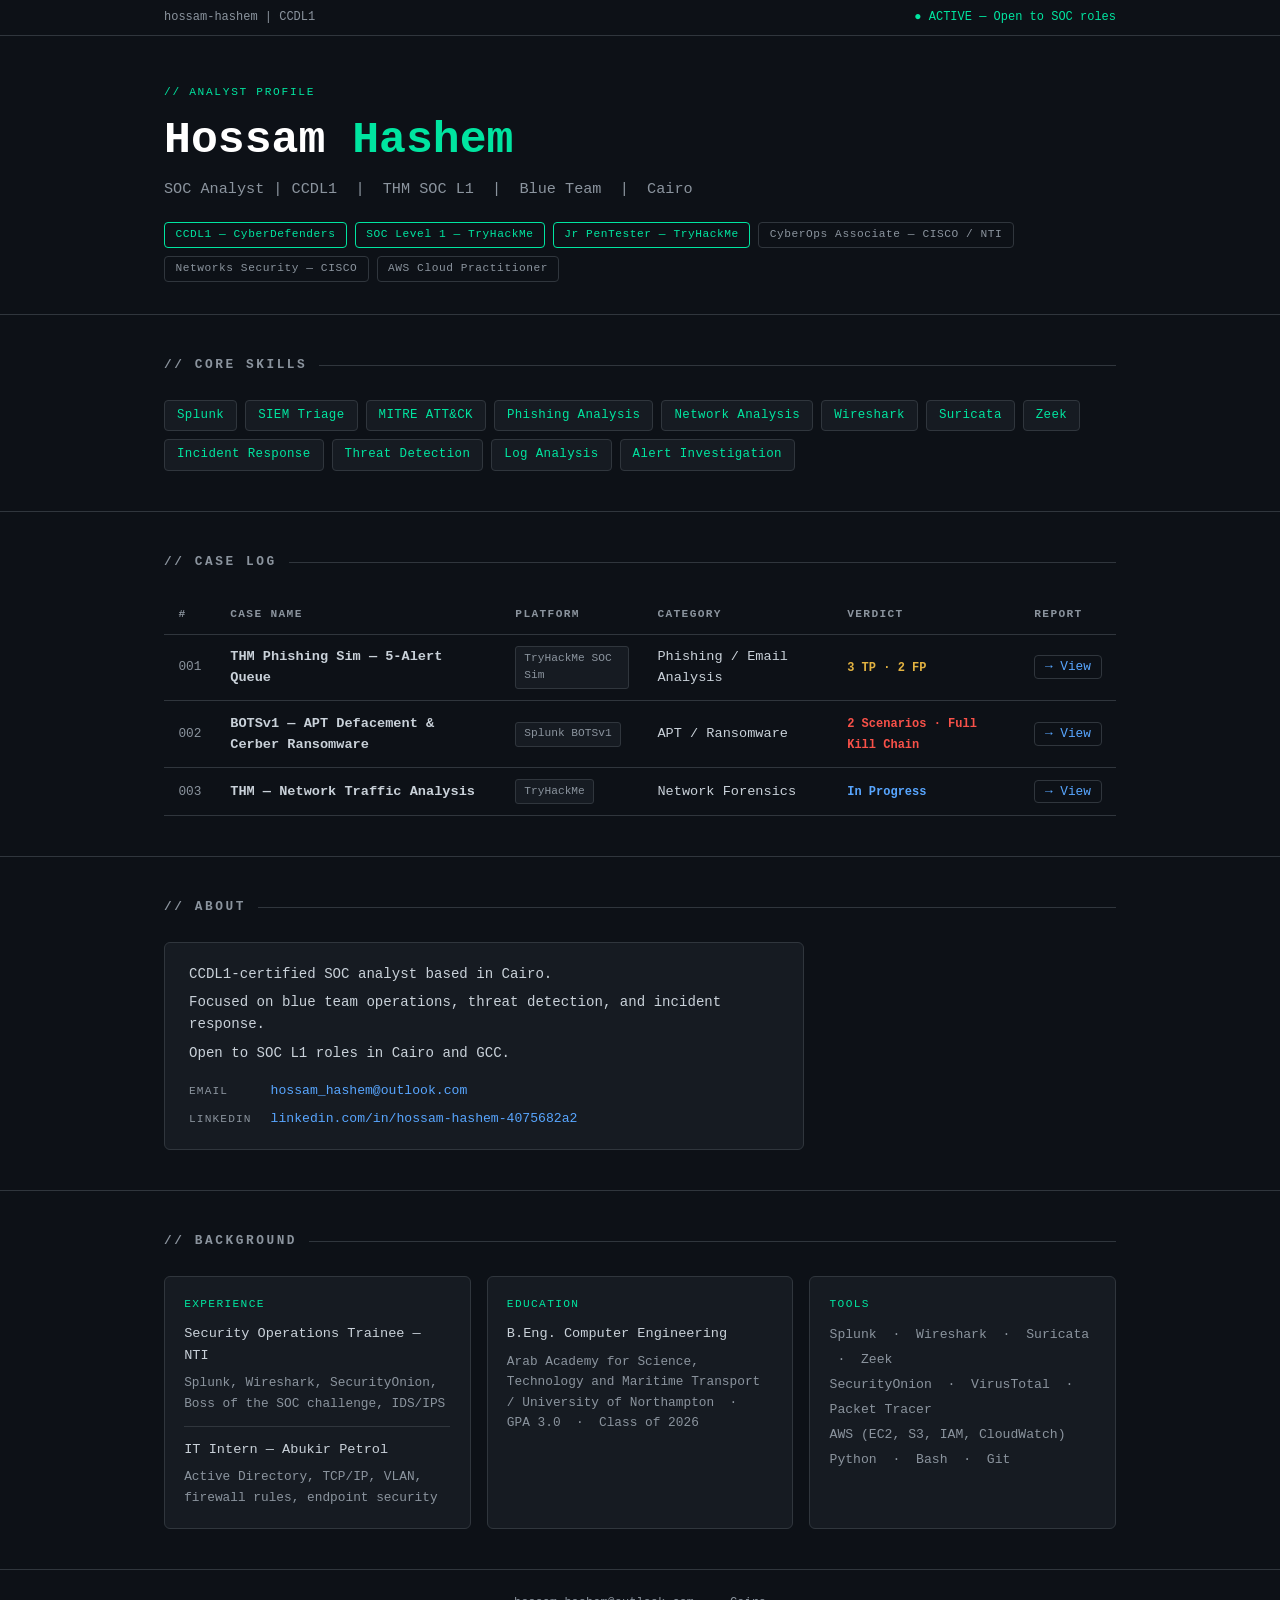
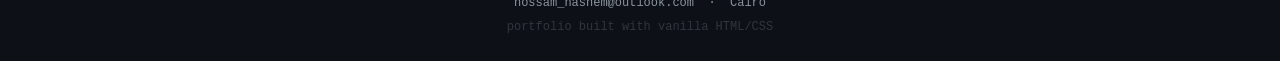
<file: index.html>
<!DOCTYPE html>
<html lang="en">
<head>
  <meta charset="UTF-8" />
  <meta name="viewport" content="width=device-width, initial-scale=1.0" />
  <title>Hossam Hashem — SOC Portfolio</title>
  <link rel="stylesheet" href="assets/style.css" />
</head>
<body>

  <!-- Top status bar -->
  <div class="topbar">
    <div class="container">
      <span>hossam-hashem | CCDL1</span>
      <span class="status">ACTIVE — Open to SOC roles</span>
    </div>
  </div>

  <!-- Hero header -->
  <header>
    <div class="container">
      <p class="hero-tag">// analyst profile</p>
      <h1>Hossam <span>Hashem</span></h1>
      <p class="bio">SOC Analyst | CCDL1 &nbsp;|&nbsp; THM SOC L1 &nbsp;|&nbsp; Blue Team &nbsp;|&nbsp; Cairo</p>
      <div class="cert-badges">
        <span class="badge hl">CCDL1 — CyberDefenders</span>
        <span class="badge hl">SOC Level 1 — TryHackMe</span>
        <span class="badge hl">Jr PenTester — TryHackMe</span>
        <span class="badge">CyberOps Associate — CISCO / NTI</span>
        <span class="badge">Networks Security — CISCO</span>
        <span class="badge">AWS Cloud Practitioner</span>
      </div>
    </div>
  </header>

  <main>

    <!-- Skills -->
    <section>
      <div class="container">
        <div class="section-header"><h2>// core skills</h2></div>
        <div class="skill-tags">
          <span class="skill-tag">Splunk</span>
          <span class="skill-tag">SIEM Triage</span>
          <span class="skill-tag">MITRE ATT&amp;CK</span>
          <span class="skill-tag">Phishing Analysis</span>
          <span class="skill-tag">Network Analysis</span>
          <span class="skill-tag">Wireshark</span>
          <span class="skill-tag">Suricata</span>
          <span class="skill-tag">Zeek</span>
          <span class="skill-tag">Incident Response</span>
          <span class="skill-tag">Threat Detection</span>
          <span class="skill-tag">Log Analysis</span>
          <span class="skill-tag">Alert Investigation</span>
        </div>
      </div>
    </section>

    <!-- Case log -->
    <section>
      <div class="container">
        <div class="section-header"><h2>// case log</h2></div>
        <div class="table-wrap">
          <table>
            <thead>
              <tr>
                <th>#</th>
                <th>Case Name</th>
                <th>Platform</th>
                <th>Category</th>
                <th>Verdict</th>
                <th>Report</th>
              </tr>
            </thead>
            <tbody>
              <tr>
                <td class="case-num">001</td>
                <td class="case-name">THM Phishing Sim — 5-Alert Queue</td>
                <td><span class="platform-badge">TryHackMe SOC Sim</span></td>
                <td>Phishing / Email Analysis</td>
                <td><span class="verdict-mix">3 TP · 2 FP</span></td>
                <td><a class="action-link" href="investigations/thm-phishing-sim.html">→ View</a></td>
              </tr>
              <tr>
                <td class="case-num">002</td>
                <td class="case-name">BOTSv1 — APT Defacement &amp; Cerber Ransomware</td>
                <td><span class="platform-badge">Splunk BOTSv1</span></td>
                <td>APT / Ransomware</td>
                <td><span class="verdict-tp">2 Scenarios · Full Kill Chain</span></td>
                <td><a class="action-link" href="investigations/botsv1-apt-ransomware.html">→ View</a></td>
              </tr>
              <tr>
                <td class="case-num">003</td>
                <td class="case-name">THM — Network Traffic Analysis</td>
                <td><span class="platform-badge">TryHackMe</span></td>
                <td>Network Forensics</td>
                <td><span class="verdict-wip">In Progress</span></td>
                <td><a class="action-link" href="investigations/thm-network-analysis.html">→ View</a></td>
              </tr>
              <!-- future rows go here -->
            </tbody>
          </table>
        </div>
      </div>
    </section>

    <!-- About / Contact -->
    <section>
      <div class="container">
        <div class="section-header"><h2>// about</h2></div>
        <div class="about-block">
          <p>CCDL1-certified SOC analyst based in Cairo.</p>
          <p>Focused on blue team operations, threat detection, and incident response.</p>
          <p>Open to SOC L1 roles in Cairo and GCC.</p>
          <div class="contact-links">
            <a href="mailto:hossam_hashem@outlook.com" class="contact-item">
              <span class="contact-label">email</span>
              hossam_hashem@outlook.com
            </a>
            <a href="https://linkedin.com/in/hossam-hashem-4075682a2" target="_blank" rel="noopener" class="contact-item">
              <span class="contact-label">linkedin</span>
              linkedin.com/in/hossam-hashem-4075682a2
            </a>
          </div>
        </div>
      </div>
    </section>

    <!-- Background snapshot -->
    <section>
      <div class="container">
        <div class="section-header"><h2>// background</h2></div>
        <div style="display:grid; grid-template-columns: repeat(auto-fit, minmax(260px, 1fr)); gap: 1rem;">

          <div style="background:var(--surface); border:1px solid var(--border); border-radius:6px; padding:1.2rem;">
            <p style="color:var(--accent); font-size:.7rem; text-transform:uppercase; letter-spacing:.12em; margin-bottom:.6rem;">Experience</p>
            <p style="font-size:.85rem; margin-bottom:.4rem;">Security Operations Trainee — NTI</p>
            <p style="font-size:.8rem; color:var(--muted);">Splunk, Wireshark, SecurityOnion, Boss of the SOC challenge, IDS/IPS</p>
            <hr style="border:none; border-top:1px solid var(--border); margin:.75rem 0;">
            <p style="font-size:.85rem; margin-bottom:.4rem;">IT Intern — Abukir Petrol</p>
            <p style="font-size:.8rem; color:var(--muted);">Active Directory, TCP/IP, VLAN, firewall rules, endpoint security</p>
          </div>

          <div style="background:var(--surface); border:1px solid var(--border); border-radius:6px; padding:1.2rem;">
            <p style="color:var(--accent); font-size:.7rem; text-transform:uppercase; letter-spacing:.12em; margin-bottom:.6rem;">Education</p>
            <p style="font-size:.85rem; margin-bottom:.4rem;">B.Eng. Computer Engineering</p>
            <p style="font-size:.8rem; color:var(--muted);">Arab Academy for Science, Technology and Maritime Transport / University of Northampton &nbsp;·&nbsp; GPA 3.0 &nbsp;·&nbsp; Class of 2026</p>
          </div>

          <div style="background:var(--surface); border:1px solid var(--border); border-radius:6px; padding:1.2rem;">
            <p style="color:var(--accent); font-size:.7rem; text-transform:uppercase; letter-spacing:.12em; margin-bottom:.6rem;">Tools</p>
            <p style="font-size:.82rem; color:var(--muted); line-height:1.9;">
              Splunk &nbsp;·&nbsp; Wireshark &nbsp;·&nbsp; Suricata &nbsp;·&nbsp; Zeek<br>
              SecurityOnion &nbsp;·&nbsp; VirusTotal &nbsp;·&nbsp; Packet Tracer<br>
              AWS (EC2, S3, IAM, CloudWatch)<br>
              Python &nbsp;·&nbsp; Bash &nbsp;·&nbsp; Git
            </p>
          </div>

        </div>
      </div>
    </section>

  </main>

  <footer>
    <div class="container">
      <p>hossam_hashem@outlook.com &nbsp;·&nbsp; Cairo</p>
      <p style="margin-top:.3rem; color: #30363d;">portfolio built with vanilla HTML/CSS</p>
    </div>
  </footer>

</body>
</html>
</file>
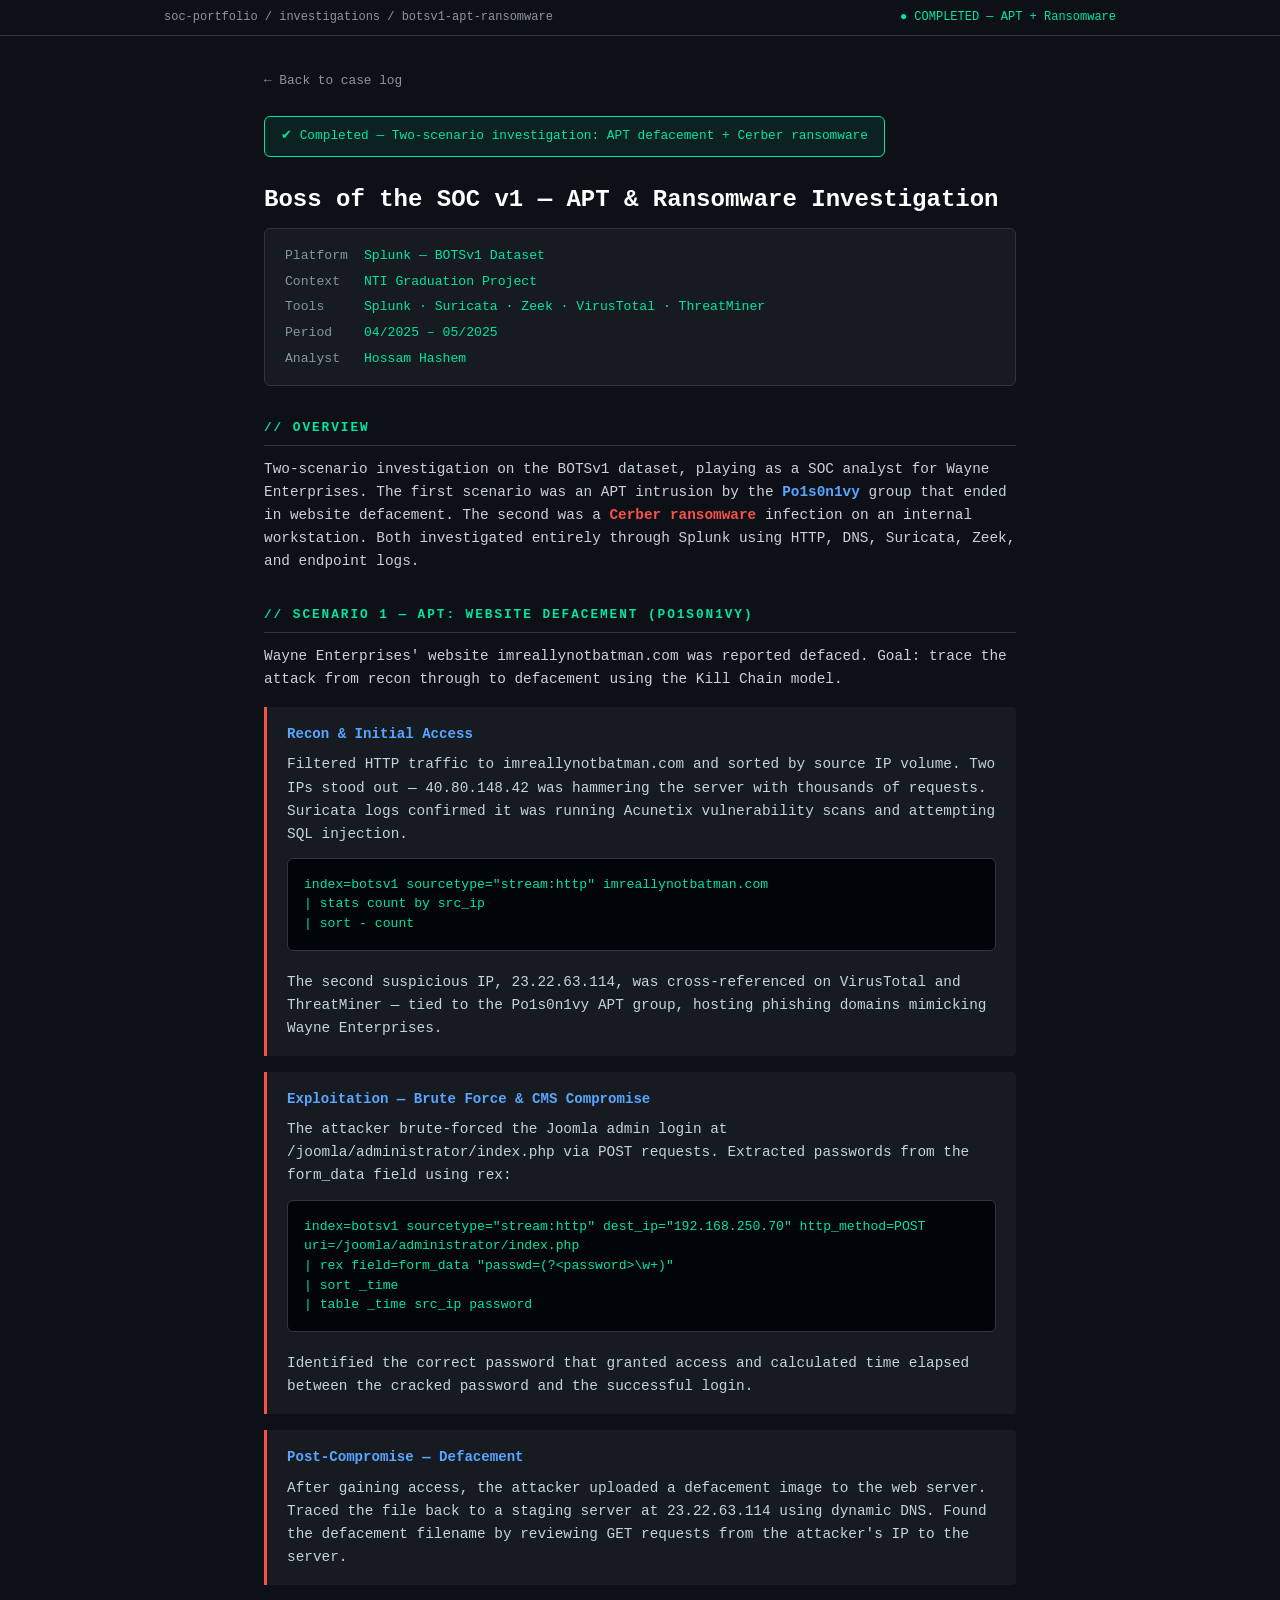
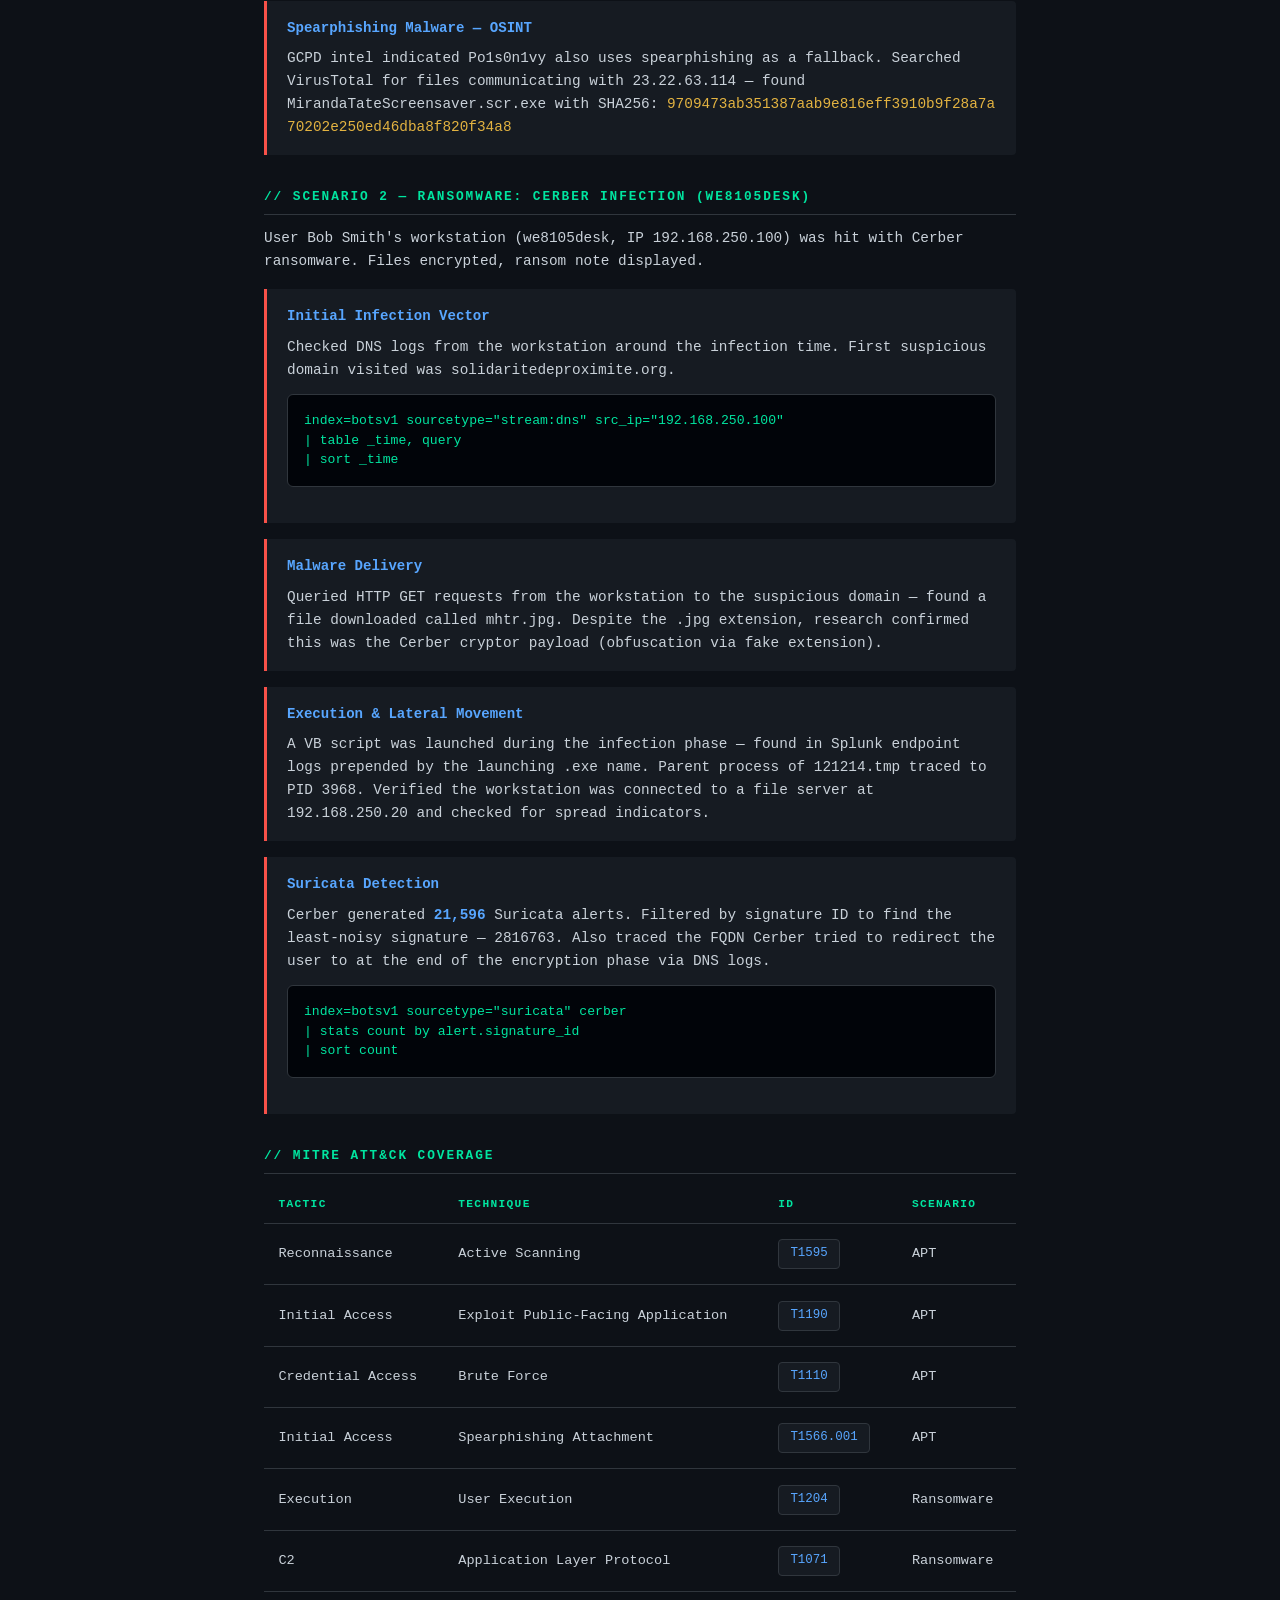
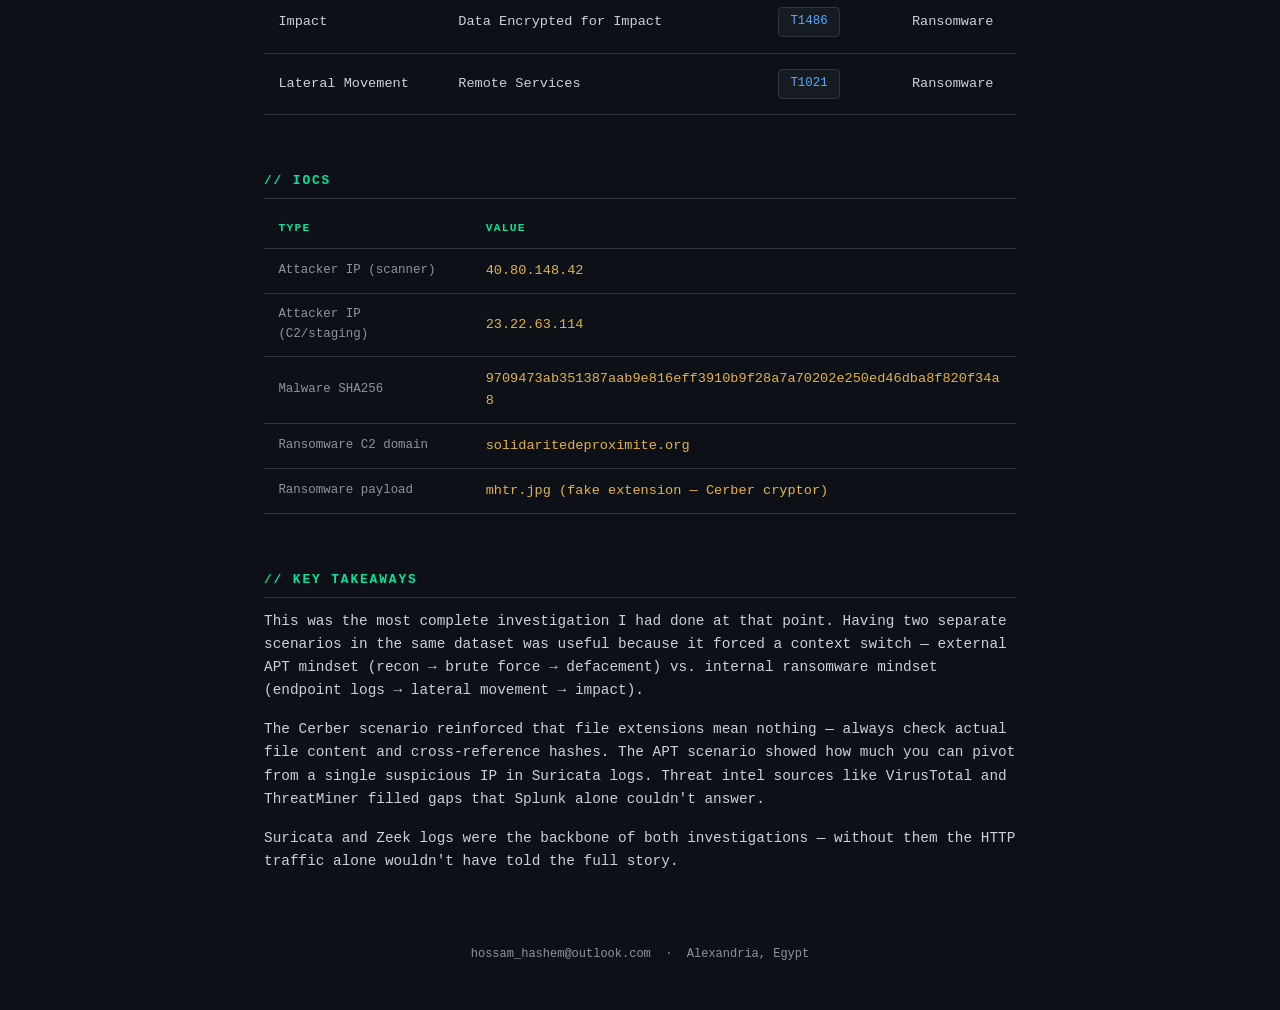
<file: investigations/botsv1-apt-ransomware.html>
<!DOCTYPE html>
<html lang="en">
<head>
  <meta charset="UTF-8" />
  <meta name="viewport" content="width=device-width, initial-scale=1.0" />
  <title>BOTSv1 APT &amp; Ransomware — Hossam Hashem</title>
  <link rel="stylesheet" href="../assets/style.css" />
</head>
<body>

  <div class="topbar">
    <div class="container">
      <span>soc-portfolio / investigations / botsv1-apt-ransomware</span>
      <span class="status">COMPLETED — APT + Ransomware</span>
    </div>
  </div>

  <div class="report-body">

    <a class="back-link" href="../index.html">← Back to case log</a>

    <div class="closed-banner">✔ Completed — Two-scenario investigation: APT defacement + Cerber ransomware</div>

    <h1>Boss of the SOC v1 — APT &amp; Ransomware Investigation</h1>

    <div class="report-meta">
      <span class="key">Platform</span>  <span class="val">Splunk — BOTSv1 Dataset</span>
      <span class="key">Context</span>   <span class="val">NTI Graduation Project</span>
      <span class="key">Tools</span>     <span class="val">Splunk · Suricata · Zeek · VirusTotal · ThreatMiner</span>
      <span class="key">Period</span>    <span class="val">04/2025 – 05/2025</span>
      <span class="key">Analyst</span>   <span class="val">Hossam Hashem</span>
    </div>

    <!-- Overview -->
    <h2>// Overview</h2>
    <p>
      Two-scenario investigation on the BOTSv1 dataset, playing as a SOC analyst for Wayne Enterprises.
      The first scenario was an APT intrusion by the <strong style="color:var(--accent2)">Po1s0n1vy</strong> group that ended
      in website defacement. The second was a <strong style="color:var(--danger)">Cerber ransomware</strong> infection on an
      internal workstation. Both investigated entirely through Splunk using HTTP, DNS, Suricata, Zeek,
      and endpoint logs.
    </p>

    <!-- ═══════════════════════════════════════════════════════ -->
    <!-- SCENARIO 1 -->
    <!-- ═══════════════════════════════════════════════════════ -->
    <h2>// Scenario 1 — APT: Website Defacement (Po1s0n1vy)</h2>

    <p>
      Wayne Enterprises' website <code>imreallynotbatman.com</code> was reported defaced.
      Goal: trace the attack from recon through to defacement using the Kill Chain model.
    </p>

    <div class="alert-block tp">
      <strong>Recon &amp; Initial Access</strong>
      <p style="margin-top:.5rem; margin-bottom:.5rem;">
        Filtered HTTP traffic to <code>imreallynotbatman.com</code> and sorted by source IP volume.
        Two IPs stood out — <code>40.80.148.42</code> was hammering the server with thousands of
        requests. Suricata logs confirmed it was running Acunetix vulnerability scans and attempting
        SQL injection.
      </p>
<pre>index=botsv1 sourcetype="stream:http" imreallynotbatman.com
| stats count by src_ip
| sort - count</pre>
      <p style="margin-bottom:0;">
        The second suspicious IP, <code>23.22.63.114</code>, was cross-referenced on VirusTotal and
        ThreatMiner — tied to the Po1s0n1vy APT group, hosting phishing domains mimicking Wayne Enterprises.
      </p>
    </div>

    <div class="alert-block tp">
      <strong>Exploitation — Brute Force &amp; CMS Compromise</strong>
      <p style="margin-top:.5rem; margin-bottom:.5rem;">
        The attacker brute-forced the Joomla admin login at
        <code>/joomla/administrator/index.php</code> via POST requests. Extracted passwords from the
        <code>form_data</code> field using rex:
      </p>
<pre>index=botsv1 sourcetype="stream:http" dest_ip="192.168.250.70" http_method=POST
uri=/joomla/administrator/index.php
| rex field=form_data "passwd=(?&lt;password&gt;\w+)"
| sort _time
| table _time src_ip password</pre>
      <p style="margin-bottom:0;">
        Identified the correct password that granted access and calculated time elapsed between the
        cracked password and the successful login.
      </p>
    </div>

    <div class="alert-block tp">
      <strong>Post-Compromise — Defacement</strong>
      <p style="margin-top:.5rem; margin-bottom:0;">
        After gaining access, the attacker uploaded a defacement image to the web server. Traced the
        file back to a staging server at <code>23.22.63.114</code> using dynamic DNS. Found the
        defacement filename by reviewing GET requests from the attacker's IP to the server.
      </p>
    </div>

    <div class="alert-block tp">
      <strong>Spearphishing Malware — OSINT</strong>
      <p style="margin-top:.5rem; margin-bottom:0;">
        GCPD intel indicated Po1s0n1vy also uses spearphishing as a fallback. Searched VirusTotal for
        files communicating with <code>23.22.63.114</code> — found
        <code>MirandaTateScreensaver.scr.exe</code> with SHA256:
        <code style="color:var(--warn); word-break:break-all;">9709473ab351387aab9e816eff3910b9f28a7a70202e250ed46dba8f820f34a8</code>
      </p>
    </div>

    <!-- ═══════════════════════════════════════════════════════ -->
    <!-- SCENARIO 2 -->
    <!-- ═══════════════════════════════════════════════════════ -->
    <h2>// Scenario 2 — Ransomware: Cerber Infection (we8105desk)</h2>

    <p>
      User Bob Smith's workstation (<code>we8105desk</code>, IP <code>192.168.250.100</code>) was hit
      with Cerber ransomware. Files encrypted, ransom note displayed.
    </p>

    <div class="alert-block tp">
      <strong>Initial Infection Vector</strong>
      <p style="margin-top:.5rem; margin-bottom:.5rem;">
        Checked DNS logs from the workstation around the infection time. First suspicious domain
        visited was <code>solidaritedeproximite.org</code>.
      </p>
<pre>index=botsv1 sourcetype="stream:dns" src_ip="192.168.250.100"
| table _time, query
| sort _time</pre>
    </div>

    <div class="alert-block tp">
      <strong>Malware Delivery</strong>
      <p style="margin-top:.5rem; margin-bottom:0;">
        Queried HTTP GET requests from the workstation to the suspicious domain — found a file
        downloaded called <code>mhtr.jpg</code>. Despite the <code>.jpg</code> extension, research
        confirmed this was the Cerber cryptor payload (obfuscation via fake extension).
      </p>
    </div>

    <div class="alert-block tp">
      <strong>Execution &amp; Lateral Movement</strong>
      <p style="margin-top:.5rem; margin-bottom:0;">
        A VB script was launched during the infection phase — found in Splunk endpoint logs prepended
        by the launching <code>.exe</code> name. Parent process of <code>121214.tmp</code> traced to
        PID <code>3968</code>. Verified the workstation was connected to a file server at
        <code>192.168.250.20</code> and checked for spread indicators.
      </p>
    </div>

    <div class="alert-block tp">
      <strong>Suricata Detection</strong>
      <p style="margin-top:.5rem; margin-bottom:.5rem;">
        Cerber generated <strong>21,596</strong> Suricata alerts. Filtered by signature ID to find
        the least-noisy signature — <code>2816763</code>. Also traced the FQDN Cerber tried to
        redirect the user to at the end of the encryption phase via DNS logs.
      </p>
<pre>index=botsv1 sourcetype="suricata" cerber
| stats count by alert.signature_id
| sort count</pre>
    </div>

    <!-- MITRE -->
    <h2>// MITRE ATT&amp;CK Coverage</h2>
    <div class="table-wrap">
      <table>
        <thead>
          <tr><th>Tactic</th><th>Technique</th><th>ID</th><th>Scenario</th></tr>
        </thead>
        <tbody>
          <tr><td>Reconnaissance</td>    <td>Active Scanning</td>                  <td><span class="mitre-tag">T1595</span></td>     <td>APT</td></tr>
          <tr><td>Initial Access</td>    <td>Exploit Public-Facing Application</td><td><span class="mitre-tag">T1190</span></td>     <td>APT</td></tr>
          <tr><td>Credential Access</td> <td>Brute Force</td>                      <td><span class="mitre-tag">T1110</span></td>     <td>APT</td></tr>
          <tr><td>Initial Access</td>    <td>Spearphishing Attachment</td>         <td><span class="mitre-tag">T1566.001</span></td> <td>APT</td></tr>
          <tr><td>Execution</td>         <td>User Execution</td>                   <td><span class="mitre-tag">T1204</span></td>     <td>Ransomware</td></tr>
          <tr><td>C2</td>                <td>Application Layer Protocol</td>       <td><span class="mitre-tag">T1071</span></td>     <td>Ransomware</td></tr>
          <tr><td>Impact</td>            <td>Data Encrypted for Impact</td>        <td><span class="mitre-tag">T1486</span></td>     <td>Ransomware</td></tr>
          <tr><td>Lateral Movement</td>  <td>Remote Services</td>                  <td><span class="mitre-tag">T1021</span></td>     <td>Ransomware</td></tr>
        </tbody>
      </table>
    </div>

    <!-- IOCs -->
    <h2>// IOCs</h2>
    <div class="table-wrap">
      <table class="ioc-table">
        <thead>
          <tr><th>Type</th><th>Value</th></tr>
        </thead>
        <tbody>
          <tr><td>Attacker IP (scanner)</td>  <td><code>40.80.148.42</code></td></tr>
          <tr><td>Attacker IP (C2/staging)</td><td><code>23.22.63.114</code></td></tr>
          <tr><td>Malware SHA256</td>          <td><code style="word-break:break-all;">9709473ab351387aab9e816eff3910b9f28a7a70202e250ed46dba8f820f34a8</code></td></tr>
          <tr><td>Ransomware C2 domain</td>    <td><code>solidaritedeproximite.org</code></td></tr>
          <tr><td>Ransomware payload</td>      <td><code>mhtr.jpg</code> (fake extension — Cerber cryptor)</td></tr>
        </tbody>
      </table>
    </div>

    <!-- Takeaways -->
    <h2>// Key Takeaways</h2>
    <p>
      This was the most complete investigation I had done at that point. Having two separate scenarios
      in the same dataset was useful because it forced a context switch — external APT mindset
      (recon → brute force → defacement) vs. internal ransomware mindset
      (endpoint logs → lateral movement → impact).
    </p>
    <p>
      The Cerber scenario reinforced that file extensions mean nothing — always check actual file
      content and cross-reference hashes. The APT scenario showed how much you can pivot from a
      single suspicious IP in Suricata logs. Threat intel sources like VirusTotal and ThreatMiner
      filled gaps that Splunk alone couldn't answer.
    </p>
    <p>
      Suricata and Zeek logs were the backbone of both investigations — without them the HTTP traffic
      alone wouldn't have told the full story.
    </p>

  </div>

  <footer>
    <div class="container">
      <p>hossam_hashem@outlook.com &nbsp;·&nbsp; Alexandria, Egypt</p>
    </div>
  </footer>

</body>
</html>
</file>
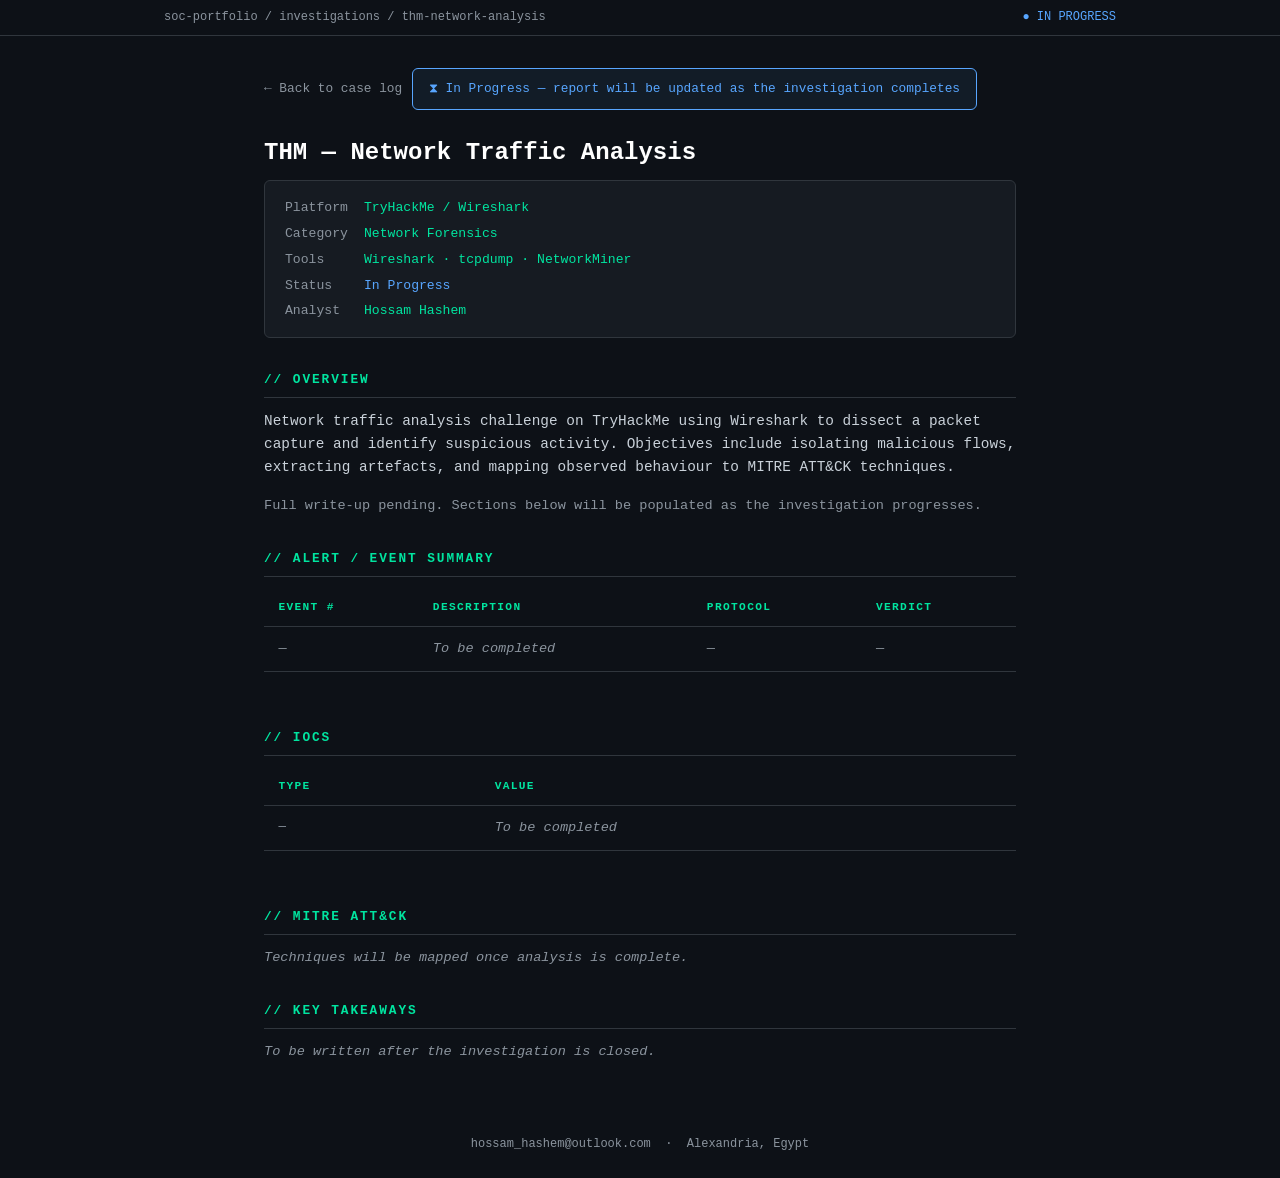
<file: investigations/thm-network-analysis.html>
<!DOCTYPE html>
<html lang="en">
<head>
  <meta charset="UTF-8" />
  <meta name="viewport" content="width=device-width, initial-scale=1.0" />
  <title>THM Network Traffic Analysis — Hossam Hashem</title>
  <link rel="stylesheet" href="../assets/style.css" />
</head>
<body>

  <div class="topbar">
    <div class="container">
      <span>soc-portfolio / investigations / thm-network-analysis</span>
      <span class="status" style="color:var(--accent2)">IN PROGRESS</span>
    </div>
  </div>

  <div class="report-body">

    <a class="back-link" href="../index.html">← Back to case log</a>

    <div class="closed-banner" style="border-color:var(--accent2); color:var(--accent2); background:rgba(88,166,255,.07);">
      ⧗ In Progress — report will be updated as the investigation completes
    </div>

    <h1>THM — Network Traffic Analysis</h1>

    <div class="report-meta">
      <span class="key">Platform</span>  <span class="val">TryHackMe / Wireshark</span>
      <span class="key">Category</span> <span class="val">Network Forensics</span>
      <span class="key">Tools</span>     <span class="val">Wireshark · tcpdump · NetworkMiner</span>
      <span class="key">Status</span>   <span class="val" style="color:var(--accent2)">In Progress</span>
      <span class="key">Analyst</span>  <span class="val">Hossam Hashem</span>
    </div>

    <!-- Overview -->
    <h2>// Overview</h2>
    <p>
      Network traffic analysis challenge on TryHackMe using Wireshark to dissect a packet capture
      and identify suspicious activity. Objectives include isolating malicious flows, extracting
      artefacts, and mapping observed behaviour to MITRE ATT&amp;CK techniques.
    </p>
    <p style="color:var(--muted); font-size:.85rem;">
      Full write-up pending. Sections below will be populated as the investigation progresses.
    </p>

    <!-- Alert summary placeholder -->
    <h2>// Alert / Event Summary</h2>
    <div class="table-wrap">
      <table>
        <thead>
          <tr>
            <th>Event #</th>
            <th>Description</th>
            <th>Protocol</th>
            <th>Verdict</th>
          </tr>
        </thead>
        <tbody>
          <tr>
            <td style="color:var(--muted);">—</td>
            <td style="color:var(--muted); font-style:italic;">To be completed</td>
            <td style="color:var(--muted);">—</td>
            <td style="color:var(--muted);">—</td>
          </tr>
        </tbody>
      </table>
    </div>

    <!-- IOCs placeholder -->
    <h2>// IOCs</h2>
    <div class="table-wrap">
      <table class="ioc-table">
        <thead>
          <tr><th>Type</th><th>Value</th></tr>
        </thead>
        <tbody>
          <tr>
            <td style="color:var(--muted);">—</td>
            <td style="color:var(--muted); font-style:italic;">To be completed</td>
          </tr>
        </tbody>
      </table>
    </div>

    <!-- MITRE placeholder -->
    <h2>// MITRE ATT&amp;CK</h2>
    <p style="color:var(--muted); font-size:.85rem; font-style:italic;">
      Techniques will be mapped once analysis is complete.
    </p>

    <!-- Takeaways placeholder -->
    <h2>// Key Takeaways</h2>
    <p style="color:var(--muted); font-size:.85rem; font-style:italic;">
      To be written after the investigation is closed.
    </p>

  </div>

  <footer>
    <div class="container">
      <p>hossam_hashem@outlook.com &nbsp;·&nbsp; Alexandria, Egypt</p>
    </div>
  </footer>

</body>
</html>
</file>
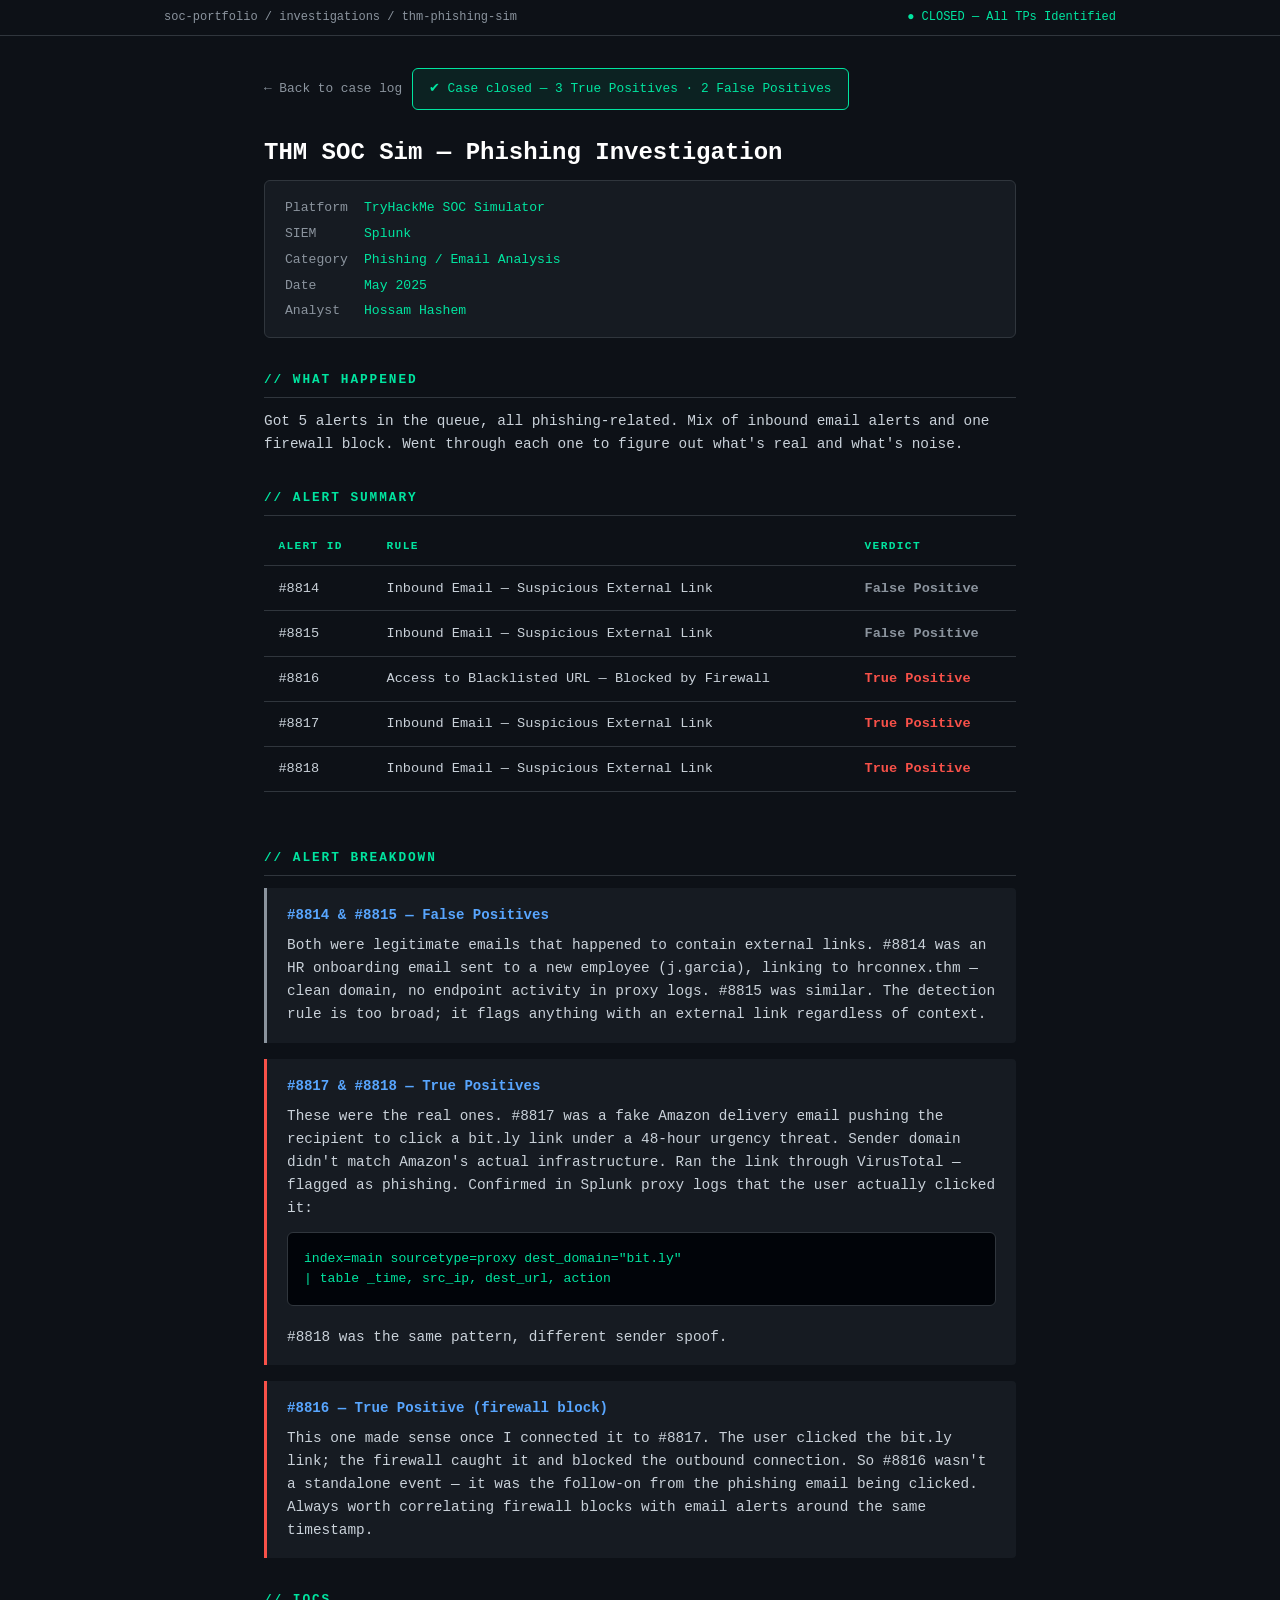
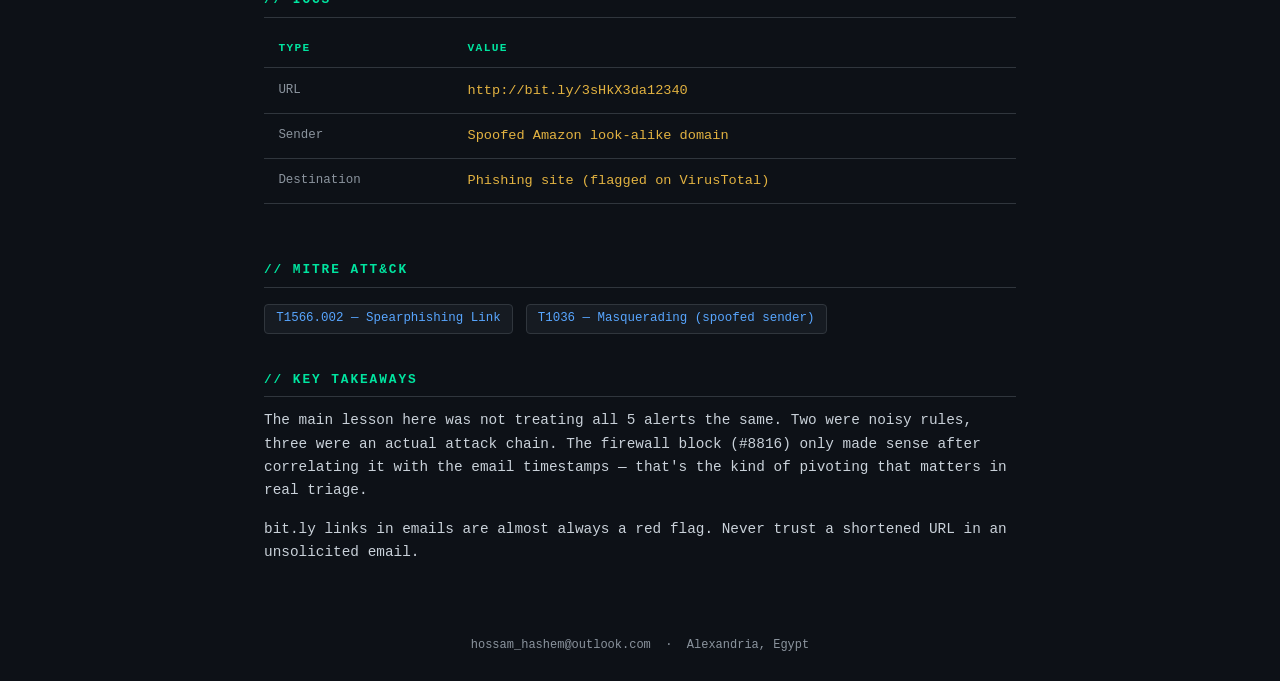
<file: investigations/thm-phishing-sim.html>
<!DOCTYPE html>
<html lang="en">
<head>
  <meta charset="UTF-8" />
  <meta name="viewport" content="width=device-width, initial-scale=1.0" />
  <title>THM Phishing Sim — Hossam Hashem</title>
  <link rel="stylesheet" href="../assets/style.css" />
</head>
<body>

  <div class="topbar">
    <div class="container">
      <span>soc-portfolio / investigations / thm-phishing-sim</span>
      <span class="status">CLOSED — All TPs Identified</span>
    </div>
  </div>

  <div class="report-body">

    <a class="back-link" href="../index.html">← Back to case log</a>

    <div class="closed-banner">✔ Case closed — 3 True Positives · 2 False Positives</div>

    <h1>THM SOC Sim — Phishing Investigation</h1>

    <div class="report-meta">
      <span class="key">Platform</span>  <span class="val">TryHackMe SOC Simulator</span>
      <span class="key">SIEM</span>      <span class="val">Splunk</span>
      <span class="key">Category</span> <span class="val">Phishing / Email Analysis</span>
      <span class="key">Date</span>     <span class="val">May 2025</span>
      <span class="key">Analyst</span>  <span class="val">Hossam Hashem</span>
    </div>

    <!-- What happened -->
    <h2>// What Happened</h2>
    <p>
      Got 5 alerts in the queue, all phishing-related. Mix of inbound email alerts and one firewall
      block. Went through each one to figure out what's real and what's noise.
    </p>

    <!-- Alert summary table -->
    <h2>// Alert Summary</h2>
    <div class="table-wrap">
      <table>
        <thead>
          <tr>
            <th>Alert ID</th>
            <th>Rule</th>
            <th>Verdict</th>
          </tr>
        </thead>
        <tbody>
          <tr>
            <td>#8814</td>
            <td>Inbound Email — Suspicious External Link</td>
            <td class="verdict-fp-cell">False Positive</td>
          </tr>
          <tr>
            <td>#8815</td>
            <td>Inbound Email — Suspicious External Link</td>
            <td class="verdict-fp-cell">False Positive</td>
          </tr>
          <tr>
            <td>#8816</td>
            <td>Access to Blacklisted URL — Blocked by Firewall</td>
            <td class="verdict-tp-cell">True Positive</td>
          </tr>
          <tr>
            <td>#8817</td>
            <td>Inbound Email — Suspicious External Link</td>
            <td class="verdict-tp-cell">True Positive</td>
          </tr>
          <tr>
            <td>#8818</td>
            <td>Inbound Email — Suspicious External Link</td>
            <td class="verdict-tp-cell">True Positive</td>
          </tr>
        </tbody>
      </table>
    </div>

    <!-- Alert breakdown -->
    <h2>// Alert Breakdown</h2>

    <div class="alert-block fp">
      <strong>#8814 &amp; #8815 — False Positives</strong>
      <p style="margin-top:.5rem; margin-bottom:0;">
        Both were legitimate emails that happened to contain external links. #8814 was an HR
        onboarding email sent to a new employee (j.garcia), linking to <code>hrconnex.thm</code> —
        clean domain, no endpoint activity in proxy logs. #8815 was similar. The detection rule is
        too broad; it flags anything with an external link regardless of context.
      </p>
    </div>

    <div class="alert-block tp">
      <strong>#8817 &amp; #8818 — True Positives</strong>
      <p style="margin-top:.5rem; margin-bottom:.5rem;">
        These were the real ones. #8817 was a fake Amazon delivery email pushing the recipient to
        click a bit.ly link under a 48-hour urgency threat. Sender domain didn't match Amazon's
        actual infrastructure. Ran the link through VirusTotal — flagged as phishing. Confirmed in
        Splunk proxy logs that the user actually clicked it:
      </p>
<pre>index=main sourcetype=proxy dest_domain="bit.ly"
| table _time, src_ip, dest_url, action</pre>
      <p style="margin-bottom:0;">
        #8818 was the same pattern, different sender spoof.
      </p>
    </div>

    <div class="alert-block tp">
      <strong>#8816 — True Positive (firewall block)</strong>
      <p style="margin-top:.5rem; margin-bottom:0;">
        This one made sense once I connected it to #8817. The user clicked the bit.ly link; the
        firewall caught it and blocked the outbound connection. So #8816 wasn't a standalone event
        — it was the follow-on from the phishing email being clicked. Always worth correlating
        firewall blocks with email alerts around the same timestamp.
      </p>
    </div>

    <!-- IOCs -->
    <h2>// IOCs</h2>
    <div class="table-wrap">
      <table class="ioc-table">
        <thead>
          <tr><th>Type</th><th>Value</th></tr>
        </thead>
        <tbody>
          <tr>
            <td>URL</td>
            <td><code>http://bit.ly/3sHkX3da12340</code></td>
          </tr>
          <tr>
            <td>Sender</td>
            <td>Spoofed Amazon look-alike domain</td>
          </tr>
          <tr>
            <td>Destination</td>
            <td>Phishing site (flagged on VirusTotal)</td>
          </tr>
        </tbody>
      </table>
    </div>

    <!-- MITRE -->
    <h2>// MITRE ATT&amp;CK</h2>
    <p>
      <span class="mitre-tag">T1566.002 — Spearphishing Link</span>
      <span class="mitre-tag">T1036 — Masquerading (spoofed sender)</span>
    </p>

    <!-- Takeaways -->
    <h2>// Key Takeaways</h2>
    <p>
      The main lesson here was not treating all 5 alerts the same. Two were noisy rules, three were
      an actual attack chain. The firewall block (#8816) only made sense after correlating it with
      the email timestamps — that's the kind of pivoting that matters in real triage.
    </p>
    <p>
      bit.ly links in emails are almost always a red flag. Never trust a shortened URL in an
      unsolicited email.
    </p>

  </div>

  <footer>
    <div class="container">
      <p>hossam_hashem@outlook.com &nbsp;·&nbsp; Alexandria, Egypt</p>
    </div>
  </footer>

</body>
</html>
</file>
<file: assets/style.css>
/* ── Reset & Base ── */
*, *::before, *::after { box-sizing: border-box; margin: 0; padding: 0; }

:root {
  --bg:        #0d1117;
  --surface:   #161b22;
  --border:    #30363d;
  --text:      #c9d1d9;
  --muted:     #8b949e;
  --accent:    #00e5a0;
  --accent2:   #58a6ff;
  --danger:    #f85149;
  --warn:      #e3b341;
  --mono:      'Courier New', Courier, monospace;
}

html { font-size: 16px; scroll-behavior: smooth; }

body {
  background: var(--bg);
  color: var(--text);
  font-family: var(--mono);
  line-height: 1.6;
  min-height: 100vh;
}

a { color: var(--accent2); text-decoration: none; }
a:hover { color: var(--accent); text-decoration: underline; }

/* ── Layout ── */
.container { max-width: 1000px; margin: 0 auto; padding: 0 1.5rem; }

/* ── Top bar ── */
.topbar {
  border-bottom: 1px solid var(--border);
  padding: .5rem 0;
  font-size: .75rem;
  color: var(--muted);
}
.topbar .container { display: flex; justify-content: space-between; align-items: center; flex-wrap: wrap; gap: .5rem; }
.topbar .status { color: var(--accent); }
.topbar .status::before { content: '● '; }

/* ── Header / Hero ── */
header {
  border-bottom: 1px solid var(--border);
  padding: 3rem 0 2rem;
}
.hero-tag {
  font-size: .7rem;
  color: var(--accent);
  letter-spacing: .15em;
  text-transform: uppercase;
  margin-bottom: .75rem;
}
header h1 {
  font-size: clamp(1.8rem, 5vw, 2.8rem);
  color: #ffffff;
  font-weight: 700;
  line-height: 1.2;
}
header h1 span { color: var(--accent); }
.bio {
  color: var(--muted);
  margin-top: .6rem;
  font-size: .95rem;
}
.cert-badges {
  display: flex;
  flex-wrap: wrap;
  gap: .5rem;
  margin-top: 1.25rem;
}
.badge {
  border: 1px solid var(--border);
  border-radius: 4px;
  padding: .2rem .65rem;
  font-size: .7rem;
  color: var(--muted);
  letter-spacing: .05em;
}
.badge.hl { border-color: var(--accent); color: var(--accent); }

/* ── Section ── */
section { padding: 2.5rem 0; border-bottom: 1px solid var(--border); }
.section-header {
  display: flex;
  align-items: center;
  gap: .75rem;
  margin-bottom: 1.5rem;
}
.section-header h2 {
  font-size: .8rem;
  text-transform: uppercase;
  letter-spacing: .2em;
  color: var(--muted);
}
.section-header::after {
  content: '';
  flex: 1;
  height: 1px;
  background: var(--border);
}

/* ── Skills ── */
.skills-grid { display: grid; gap: 1rem; }

.skill { display: grid; grid-template-columns: 1fr auto; align-items: center; gap: .5rem 1rem; }
.skill-name { font-size: .85rem; color: var(--text); }
.skill-pct  { font-size: .75rem; color: var(--accent); text-align: right; }

.skill-bar-wrap {
  grid-column: 1 / -1;
  height: 4px;
  background: var(--border);
  border-radius: 2px;
  overflow: hidden;
}
.skill-bar {
  height: 100%;
  background: linear-gradient(90deg, var(--accent) 0%, var(--accent2) 100%);
  border-radius: 2px;
  transition: width .6s ease;
}

/* ── Case Log Table ── */
.table-wrap { overflow-x: auto; }

table {
  width: 100%;
  border-collapse: collapse;
  font-size: .85rem;
}
thead th {
  text-align: left;
  padding: .6rem .9rem;
  font-size: .7rem;
  text-transform: uppercase;
  letter-spacing: .12em;
  color: var(--muted);
  border-bottom: 1px solid var(--border);
}
tbody tr {
  border-bottom: 1px solid var(--border);
  transition: background .15s;
}
tbody tr:hover { background: var(--surface); }
tbody td { padding: .7rem .9rem; vertical-align: middle; }

.case-num { color: var(--muted); font-size: .8rem; }
.case-name { color: var(--text); font-weight: 600; }
.platform-badge {
  display: inline-block;
  background: var(--surface);
  border: 1px solid var(--border);
  border-radius: 3px;
  padding: .15rem .5rem;
  font-size: .7rem;
  color: var(--muted);
}
.verdict-tp {
  color: var(--danger);
  font-weight: 700;
  font-size: .75rem;
}
.verdict-mix {
  color: var(--warn);
  font-weight: 700;
  font-size: .75rem;
}
.verdict-wip {
  color: var(--accent2);
  font-weight: 700;
  font-size: .75rem;
}
.action-link {
  color: var(--accent2);
  font-size: .8rem;
  border: 1px solid var(--border);
  border-radius: 4px;
  padding: .2rem .6rem;
  white-space: nowrap;
  transition: border-color .15s, color .15s;
}
.action-link:hover { border-color: var(--accent); color: var(--accent); text-decoration: none; }

/* ── Skill tags ── */
.skill-tags {
  display: flex;
  flex-wrap: wrap;
  gap: .5rem;
}
.skill-tag {
  border: 1px solid var(--border);
  border-radius: 4px;
  padding: .3rem .75rem;
  font-size: .78rem;
  color: var(--accent);
  background: var(--surface);
  letter-spacing: .03em;
}

/* ── About / Contact ── */
.about-block {
  background: var(--surface);
  border: 1px solid var(--border);
  border-radius: 6px;
  padding: 1.25rem 1.5rem;
  max-width: 640px;
}
.about-block p {
  font-size: .88rem;
  color: var(--text);
  margin-bottom: .35rem;
}
.about-block p:last-of-type { margin-bottom: 1rem; }
.contact-links { display: flex; flex-direction: column; gap: .45rem; }
.contact-item {
  font-size: .82rem;
  color: var(--accent2);
  display: flex;
  align-items: baseline;
  gap: .6rem;
}
.contact-item:hover { color: var(--accent); text-decoration: none; }
.contact-label {
  color: var(--muted);
  font-size: .7rem;
  text-transform: uppercase;
  letter-spacing: .1em;
  min-width: 4.5rem;
}

/* ── Footer ── */
footer {
  padding: 1.5rem 0;
  text-align: center;
  font-size: .75rem;
  color: var(--muted);
}

/* ── Investigation report specific ── */
.report-body { max-width: 800px; margin: 0 auto; padding: 2rem 1.5rem; }
.report-meta {
  background: var(--surface);
  border: 1px solid var(--border);
  border-radius: 6px;
  padding: 1rem 1.25rem;
  display: grid;
  grid-template-columns: auto 1fr;
  gap: .3rem 1rem;
  font-size: .82rem;
  margin-bottom: 2rem;
}
.report-meta .key { color: var(--muted); }
.report-meta .val { color: var(--accent); }

.report-body h1 { font-size: 1.5rem; color: #fff; margin-bottom: .5rem; }
.report-body h2 {
  font-size: .8rem;
  text-transform: uppercase;
  letter-spacing: .15em;
  color: var(--accent);
  margin: 2rem 0 .75rem;
  border-bottom: 1px solid var(--border);
  padding-bottom: .4rem;
}
.report-body p { margin-bottom: 1rem; font-size: .9rem; color: var(--text); }

.report-body table { margin-bottom: 1.5rem; }
.report-body table thead th { color: var(--accent); }

.verdict-tp-cell { color: var(--danger); font-weight: 700; }
.verdict-fp-cell { color: var(--muted); font-weight: 700; }

.alert-block {
  background: var(--surface);
  border-left: 3px solid var(--border);
  border-radius: 0 4px 4px 0;
  padding: 1rem 1.25rem;
  margin-bottom: 1rem;
  font-size: .88rem;
}
.alert-block.tp { border-left-color: var(--danger); }
.alert-block.fp { border-left-color: var(--muted); }
.alert-block strong { color: var(--accent2); }

pre {
  background: #010409;
  border: 1px solid var(--border);
  border-radius: 6px;
  padding: 1rem;
  overflow-x: auto;
  font-size: .82rem;
  color: var(--accent);
  margin: .75rem 0 1.25rem;
  line-height: 1.5;
}

.ioc-table td:first-child { color: var(--muted); font-size: .78rem; }
.ioc-table td:last-child  { color: var(--warn); word-break: break-all; }

.mitre-tag {
  display: inline-block;
  background: #161b22;
  border: 1px solid var(--border);
  border-radius: 4px;
  padding: .25rem .7rem;
  font-size: .78rem;
  color: var(--accent2);
  margin: .25rem .25rem .25rem 0;
}

.back-link {
  display: inline-block;
  margin-bottom: 1.5rem;
  font-size: .8rem;
  color: var(--muted);
}
.back-link:hover { color: var(--accent); }

.closed-banner {
  background: rgba(0, 229, 160, .08);
  border: 1px solid var(--accent);
  border-radius: 6px;
  padding: .6rem 1rem;
  font-size: .8rem;
  color: var(--accent);
  margin-bottom: 1.5rem;
  display: inline-block;
}
</file>
